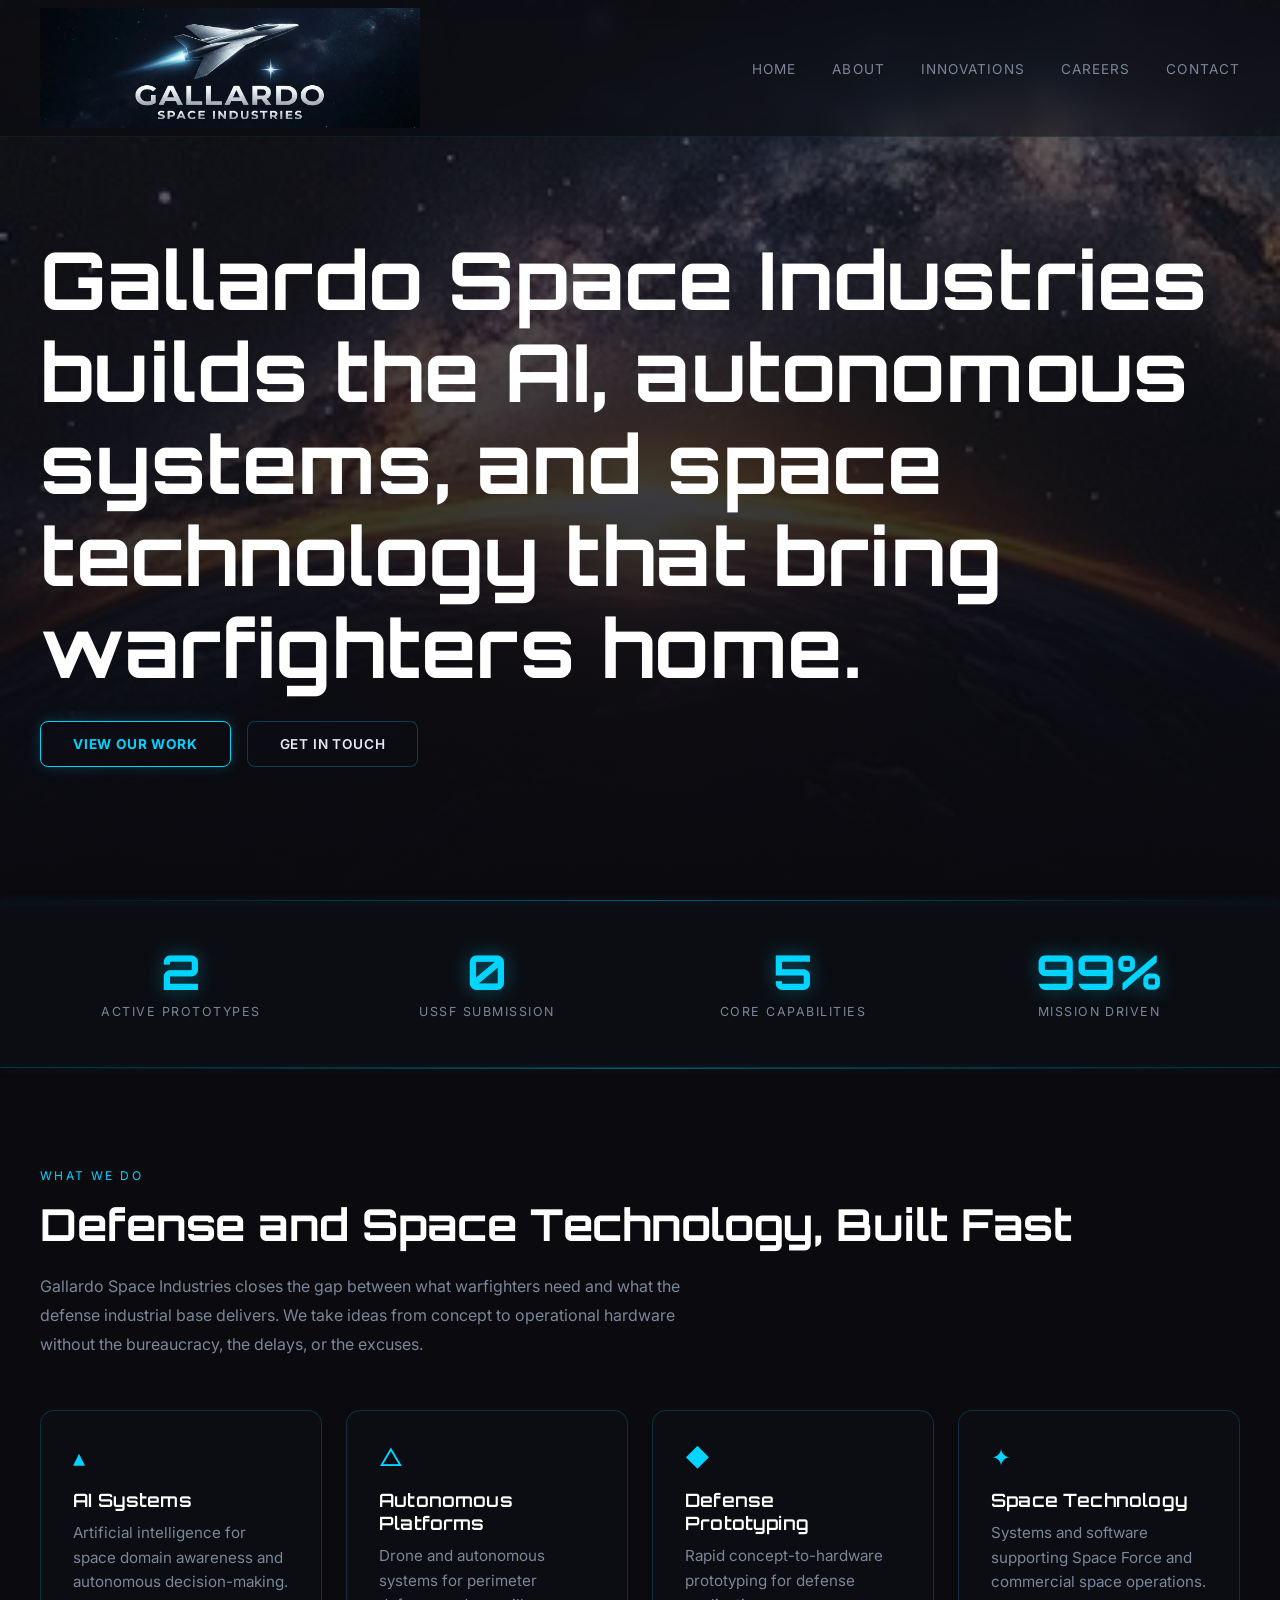
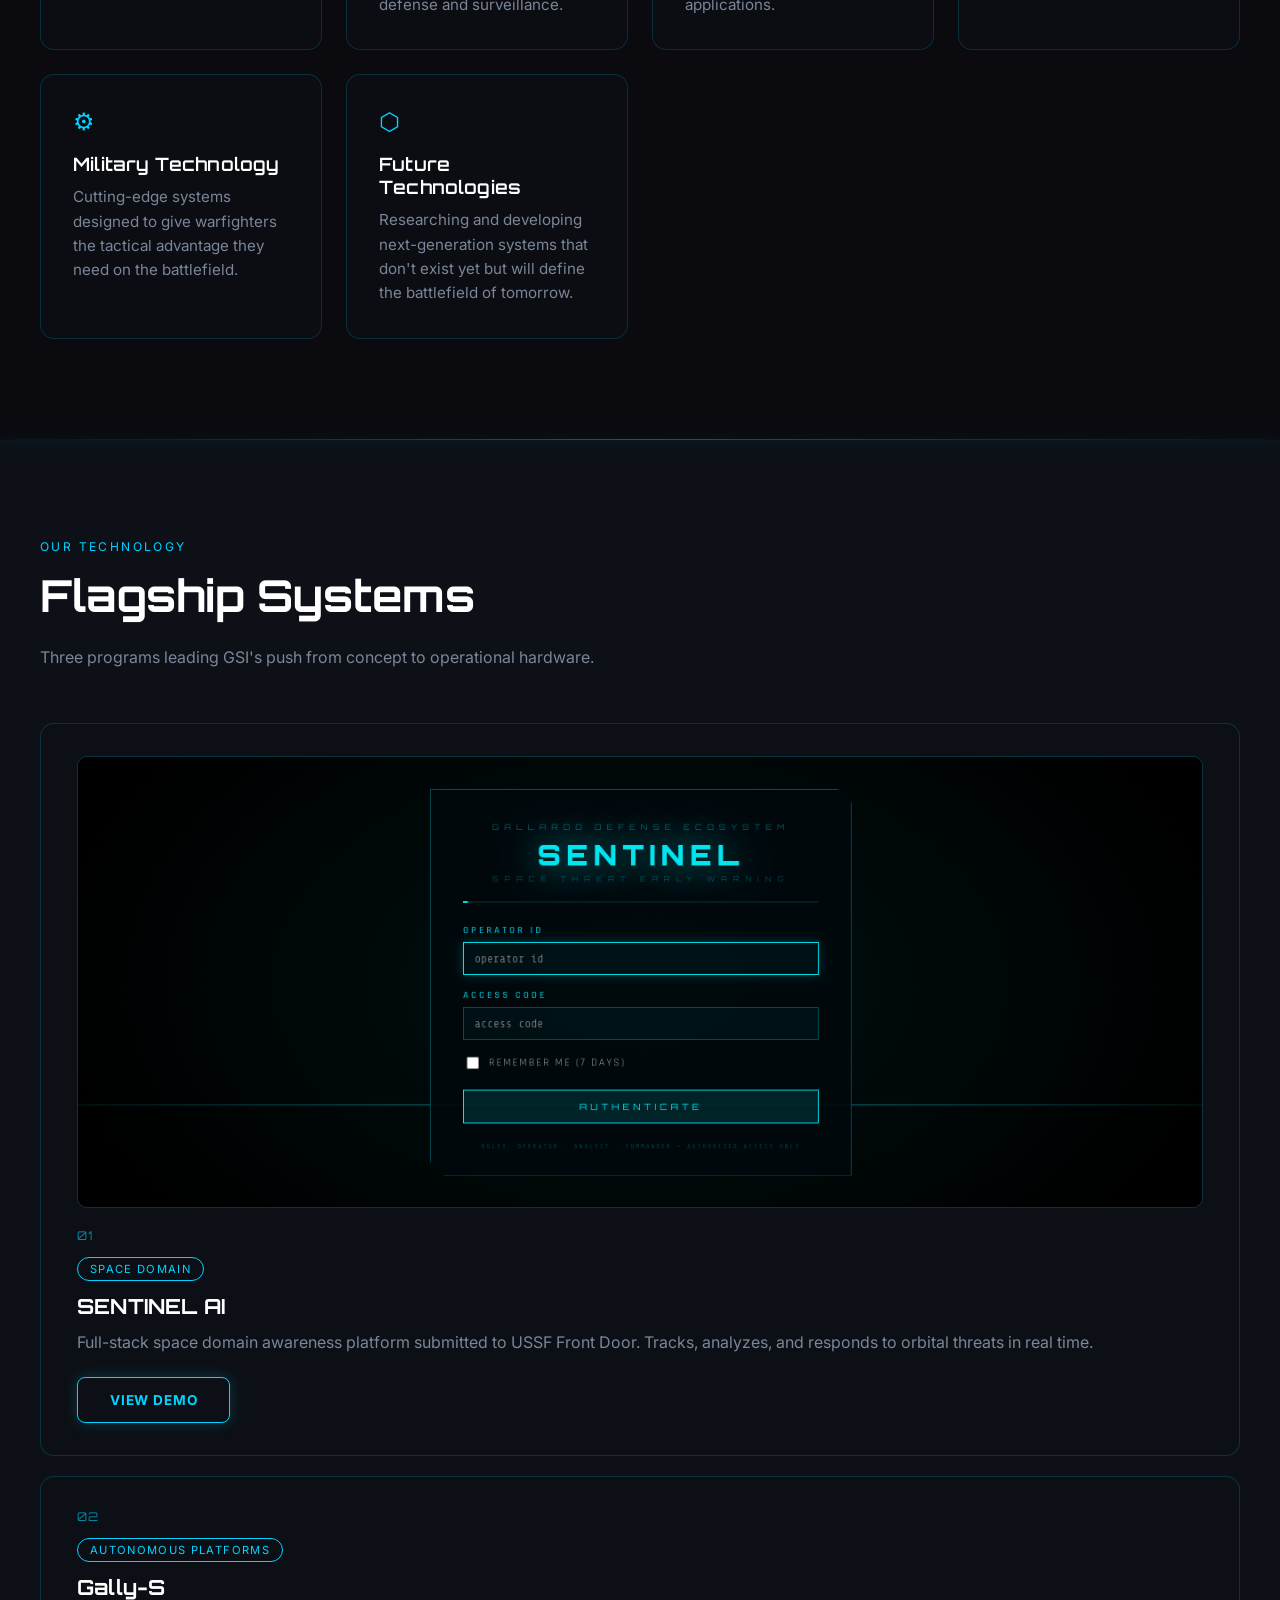
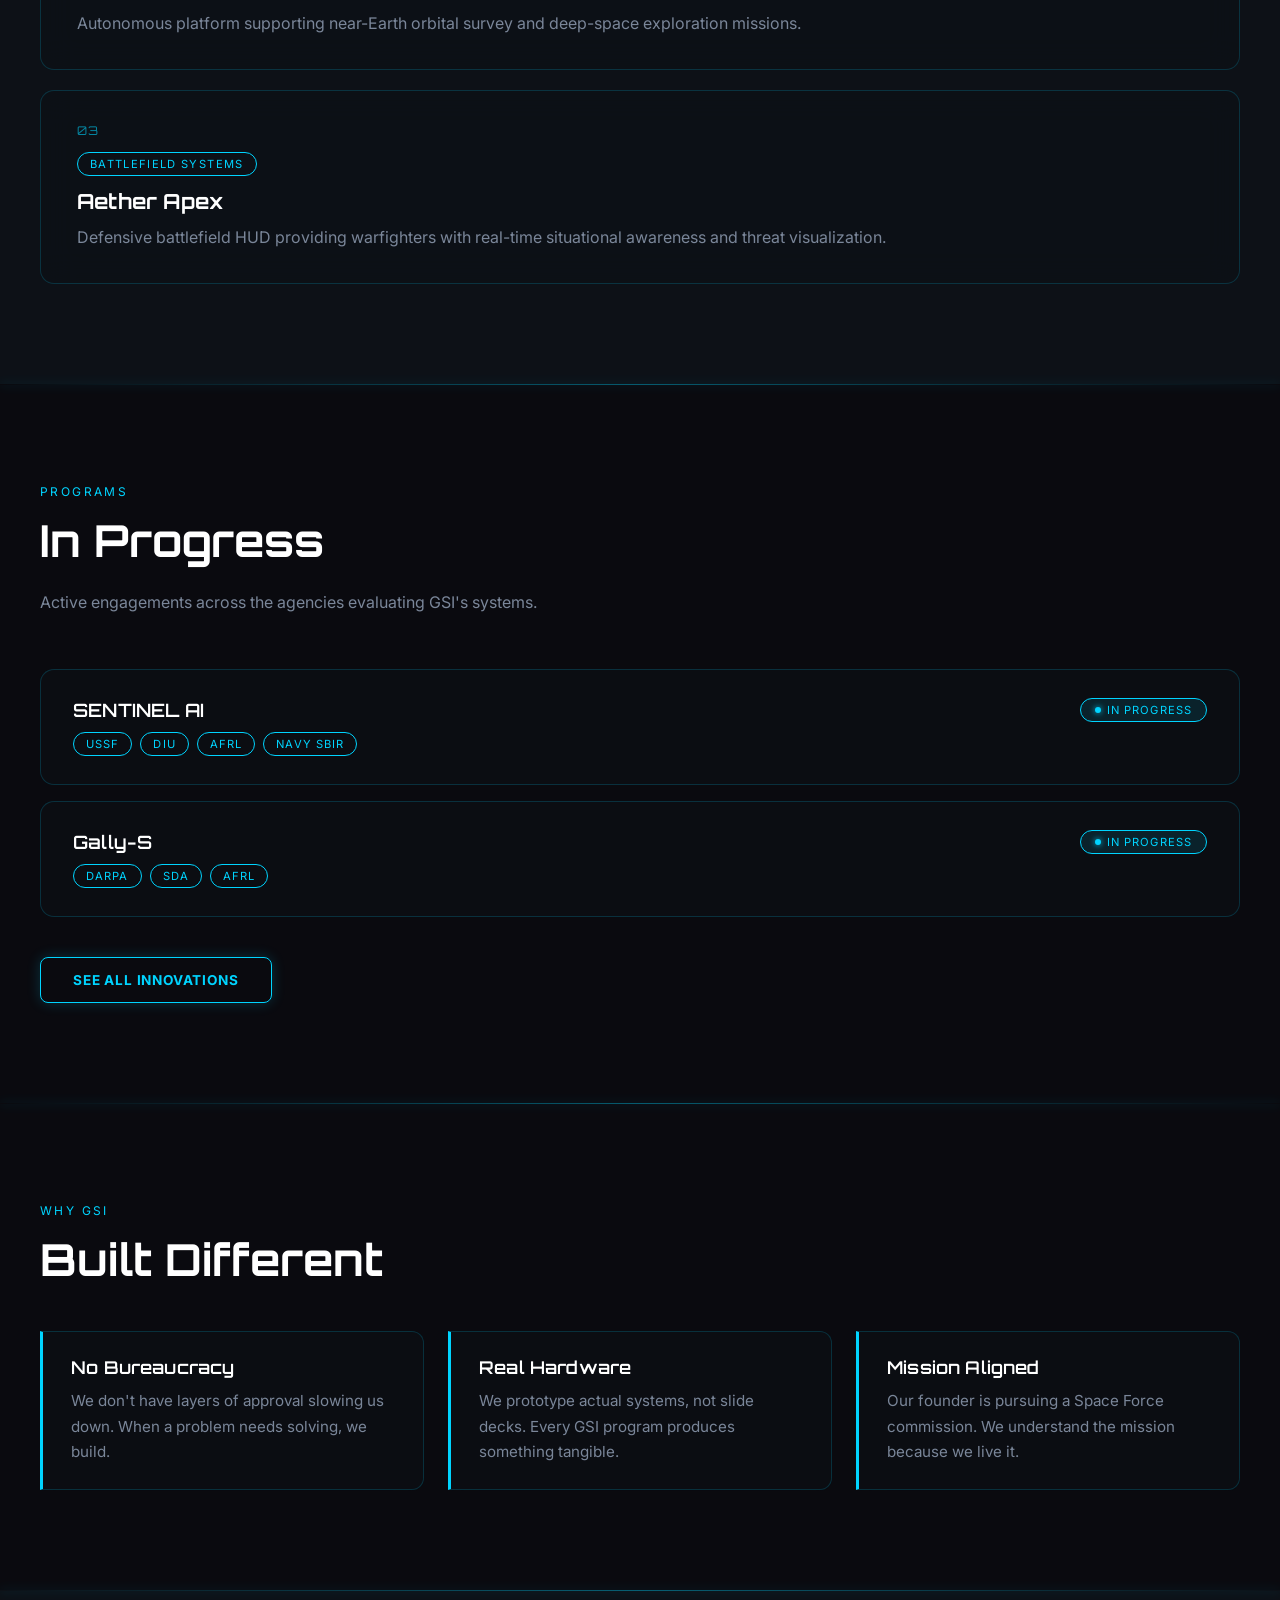
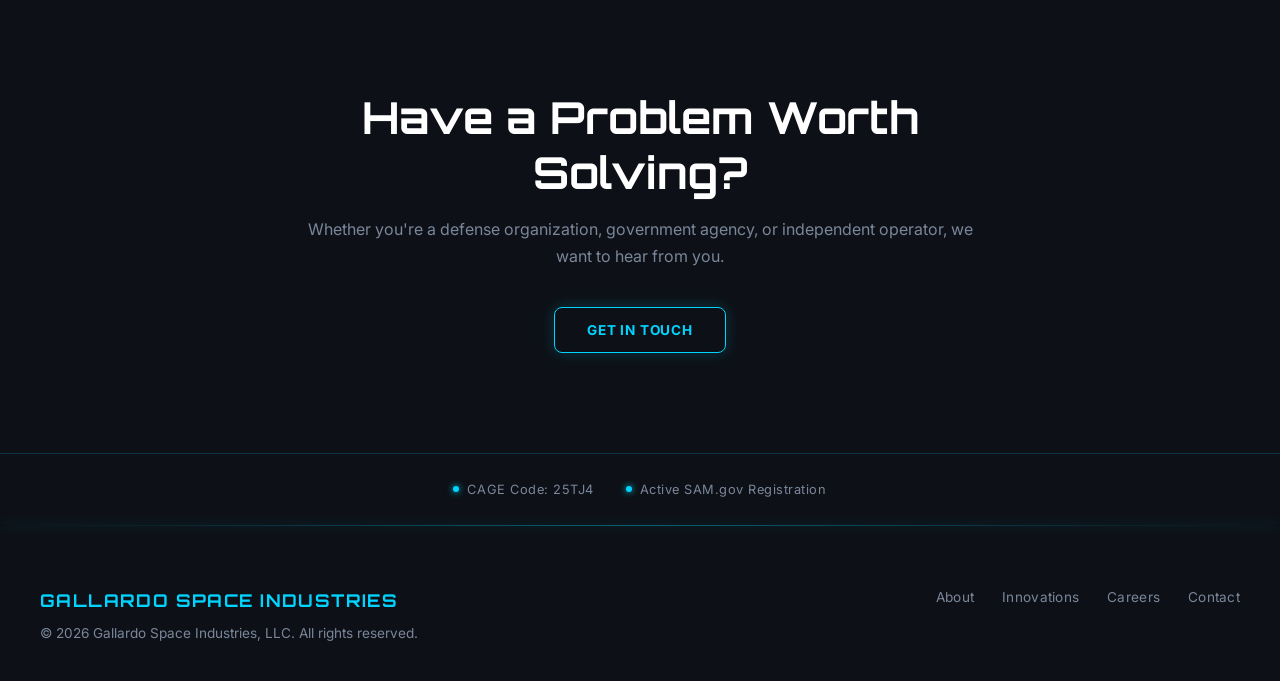
<file: index.html>
<!DOCTYPE html>
<html lang="en">
<head>
  <meta charset="UTF-8">
  <meta name="viewport" content="width=device-width, initial-scale=1.0">
  <title>Gallardo Space Industries</title>
  <link rel="stylesheet" href="styles.css">
  <link rel="icon" type="image/webp" href="images/GallardoSpaceIndustries.webp">
  <link href="https://fonts.googleapis.com/css2?family=Orbitron:wght@500;600;700;800;900&family=Inter:wght@300;400;500;600&display=swap" rel="stylesheet">
</head>
<body>

  <nav id="nav">
    <div class="nav-inner">
      <a href="index.html" class="nav-logo">
        <img src="images/GallardoSpaceIndustries.webp" alt="Gallardo Space Industries">
      </a>
      <button class="hamburger" id="hamburger">
        <span></span>
        <span></span>
        <span></span>
      </button>
      <ul class="nav-links" id="nav-links">
        <li><a href="index.html">Home</a></li>
        <li><a href="about.html">About</a></li>
        <li><a href="innovations.html">Innovations</a></li>
        <li><a href="careers.html">Careers</a></li>
        <li><a href="contact.html">Contact</a></li>
      </ul>
    </div>
  </nav>

  <section class="hero">
    <div class="hero-content">
      <h1>Gallardo Space Industries builds the AI, autonomous systems, and space technology that bring warfighters home.</h1>
      <div class="hero-actions">
        <a href="innovations.html" class="btn-primary">View Our Work</a>
        <a href="contact.html" class="btn-ghost">Get In Touch</a>
      </div>
    </div>
  </section>

  <section class="stats-bar">
    <div class="stats-inner">
      <div class="stat">
        <div class="stat-num">3</div>
        <div class="stat-label">Active Prototypes</div>
      </div>
      <div class="stat">
        <div class="stat-num">1</div>
        <div class="stat-label">USSF Submission</div>
      </div>
      <div class="stat">
        <div class="stat-num">6</div>
        <div class="stat-label">Core Capabilities</div>
      </div>
      <div class="stat">
        <div class="stat-num">100%</div>
        <div class="stat-label">Mission Driven</div>
      </div>
    </div>
  </section>

  <section class="section">
    <div class="section-inner">
      <p class="section-label">What We Do</p>
      <h2>Defense and Space Technology, Built Fast</h2>
      <p class="section-body">Gallardo Space Industries closes the gap between what warfighters need and what the defense industrial base delivers. We take ideas from concept to operational hardware without the bureaucracy, the delays, or the excuses.</p>
      <div class="cap-grid">
        <div class="cap-card reveal">
          <div class="cap-icon">&#9652;</div>
          <h3>AI Systems</h3>
          <p>Artificial intelligence for space domain awareness and autonomous decision-making.</p>
        </div>
        <div class="cap-card reveal">
          <div class="cap-icon">&#9651;</div>
          <h3>Autonomous Platforms</h3>
          <p>Drone and autonomous systems for perimeter defense and surveillance.</p>
        </div>
        <div class="cap-card reveal">
          <div class="cap-icon">&#9670;</div>
          <h3>Defense Prototyping</h3>
          <p>Rapid concept-to-hardware prototyping for defense applications.</p>
        </div>
        <div class="cap-card reveal">
          <div class="cap-icon">&#10022;</div>
          <h3>Space Technology</h3>
          <p>Systems and software supporting Space Force and commercial space operations.</p>
        </div>
        <div class="cap-card reveal">
          <div class="cap-icon">&#9881;&#xFE0E;</div>
          <h3>Military Technology</h3>
          <p>Cutting-edge systems designed to give warfighters the tactical advantage they need on the battlefield.</p>
        </div>
        <div class="cap-card reveal">
          <div class="cap-icon">&#11041;</div>
          <h3>Future Technologies</h3>
          <p>Researching and developing next-generation systems that don't exist yet but will define the battlefield of tomorrow.</p>
        </div>
      </div>
    </div>
  </section>

  <section class="section section-dark">
    <div class="section-inner">
      <p class="section-label">Our Technology</p>
      <h2>Flagship Systems</h2>
      <p class="section-body">Three programs leading GSI's push from concept to operational hardware.</p>
      <div class="projects-list">
        <div class="project-card reveal">
          <img src="images/sentinel-ai-demo.png" alt="SENTINEL AI operator authentication screen" class="tech-image">
          <div class="cap-index">01</div>
          <div class="project-tag">Space Domain</div>
          <h3>SENTINEL AI</h3>
          <p>Full-stack space domain awareness platform submitted to USSF Front Door. Tracks, analyzes, and responds to orbital threats in real time.</p>
          <a href="https://sentinelaispace.netlify.app" class="btn-primary" target="_blank" rel="noopener noreferrer">View Demo</a>
        </div>
        <div class="project-card reveal">
          <div class="cap-index">02</div>
          <div class="project-tag">Autonomous Platforms</div>
          <h3>Gally-S</h3>
          <p>Autonomous platform supporting near-Earth orbital survey and deep-space exploration missions.</p>
        </div>
        <div class="project-card reveal">
          <div class="cap-index">03</div>
          <div class="project-tag">Battlefield Systems</div>
          <h3>Aether Apex</h3>
          <p>Defensive battlefield HUD providing warfighters with real-time situational awareness and threat visualization.</p>
        </div>
      </div>
    </div>
  </section>

  <section class="section">
    <div class="section-inner">
      <p class="section-label">Programs</p>
      <h2>In Progress</h2>
      <p class="section-body">Active engagements across the agencies evaluating GSI's systems.</p>
      <div class="roles-list">
        <div class="role-card reveal">
          <div class="role-head">
            <h3>SENTINEL AI</h3>
            <span class="status-pill">In Progress</span>
          </div>
          <div class="agency-tags">
            <span class="role-tag">USSF</span>
            <span class="role-tag">DIU</span>
            <span class="role-tag">AFRL</span>
            <span class="role-tag">Navy SBIR</span>
          </div>
        </div>
        <div class="role-card reveal">
          <div class="role-head">
            <h3>Gally-S</h3>
            <span class="status-pill">In Progress</span>
          </div>
          <div class="agency-tags">
            <span class="role-tag">DARPA</span>
            <span class="role-tag">SDA</span>
            <span class="role-tag">AFRL</span>
          </div>
        </div>
      </div>
      <div style="margin-top: 40px;">
        <a href="innovations.html" class="btn-primary">See All Innovations</a>
      </div>
    </div>
  </section>

  <section class="section">
    <div class="section-inner">
      <p class="section-label">Why GSI</p>
      <h2>Built Different</h2>
      <div class="why-grid">
        <div class="why-card reveal">
          <h3>No Bureaucracy</h3>
          <p>We don't have layers of approval slowing us down. When a problem needs solving, we build.</p>
        </div>
        <div class="why-card reveal">
          <h3>Real Hardware</h3>
          <p>We prototype actual systems, not slide decks. Every GSI program produces something tangible.</p>
        </div>
        <div class="why-card reveal">
          <h3>Mission Aligned</h3>
          <p>Our founder is pursuing a Space Force commission. We understand the mission because we live it.</p>
        </div>
      </div>
    </div>
  </section>

  <section class="section section-dark cta-section">
    <div class="section-inner cta-inner">
      <h2>Have a Problem Worth Solving?</h2>
      <p>Whether you're a defense organization, government agency, or independent operator, we want to hear from you.</p>
      <a href="contact.html" class="btn-primary">Get In Touch</a>
    </div>
  </section>

  <section class="credentials-strip">
    <div class="credentials-inner">
      <div class="credential-item">CAGE Code: 25TJ4</div>
      <div class="credential-item">Active SAM.gov Registration</div>
    </div>
  </section>

  <footer>
    <div class="footer-inner">
      <div class="footer-brand">
        <p class="footer-logo">GALLARDO SPACE INDUSTRIES</p>
        <p class="footer-copy">&copy; 2026 Gallardo Space Industries, LLC. All rights reserved.</p>
      </div>
      <div class="footer-links">
        <a href="about.html">About</a>
        <a href="innovations.html">Innovations</a>
        <a href="careers.html">Careers</a>
        <a href="contact.html">Contact</a>
      </div>
    </div>
  </footer>

  <script src="script.js"></script>
</body>
</html>
</file>
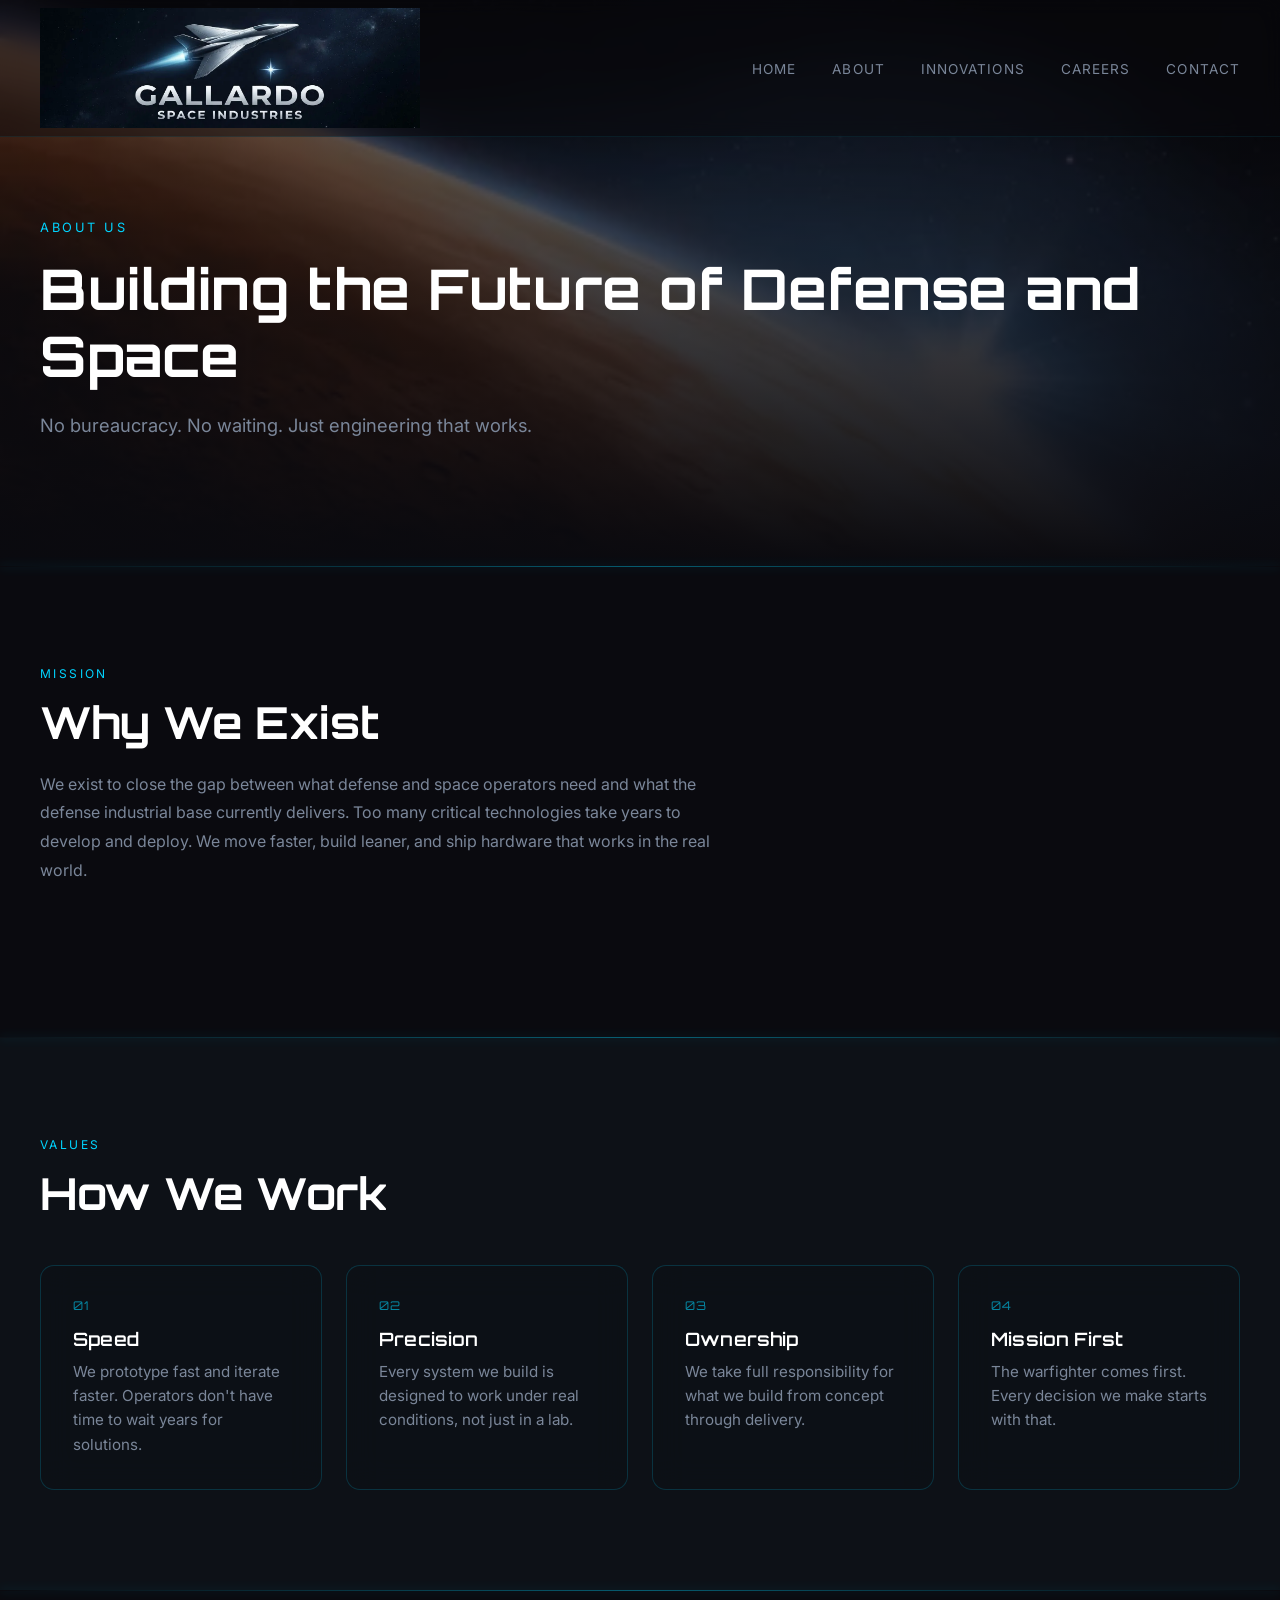
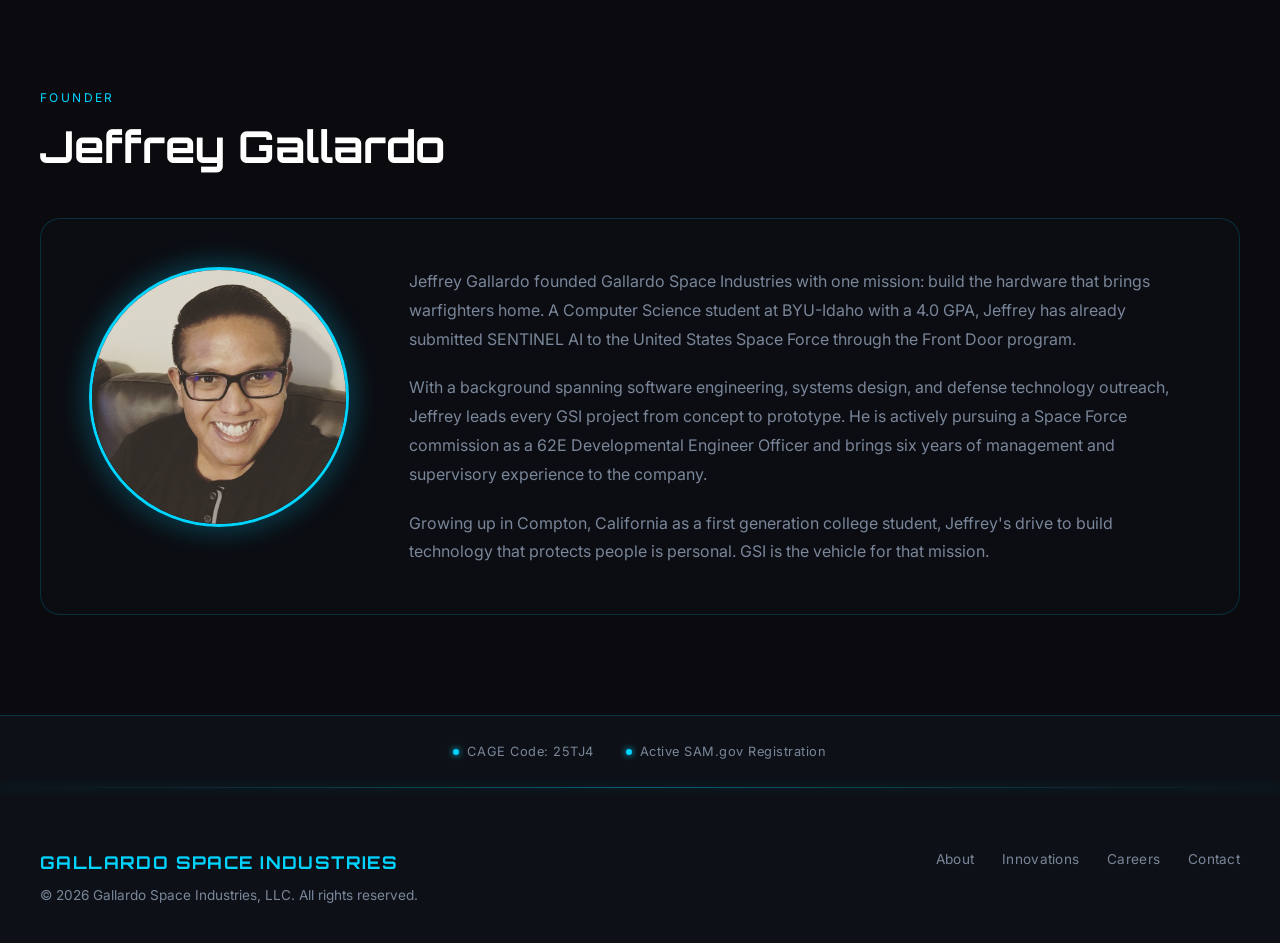
<file: about.html>
<!DOCTYPE html>
<html lang="en">
<head>
  <meta charset="UTF-8">
  <meta name="viewport" content="width=device-width, initial-scale=1.0">
  <title>About | Gallardo Space Industries</title>
  <link rel="stylesheet" href="styles.css">
  <link rel="icon" type="image/webp" href="images/GallardoSpaceIndustries.webp">
  <link href="https://fonts.googleapis.com/css2?family=Orbitron:wght@500;600;700;800;900&family=Inter:wght@300;400;500;600&display=swap" rel="stylesheet">
</head>
<body>

  <nav id="nav">
    <div class="nav-inner">
      <a href="index.html" class="nav-logo">
        <img src="images/GallardoSpaceIndustries.webp" alt="Gallardo Space Industries">
      </a>
      <button class="hamburger" id="hamburger">
        <span></span>
        <span></span>
        <span></span>
      </button>
      <ul class="nav-links" id="nav-links">
        <li><a href="index.html">Home</a></li>
        <li><a href="about.html">About</a></li>
        <li><a href="innovations.html">Innovations</a></li>
        <li><a href="careers.html">Careers</a></li>
        <li><a href="contact.html">Contact</a></li>
      </ul>
    </div>
  </nav>

  <section class="page-hero about-hero">
    <div class="page-hero-inner">
      <p class="eyebrow">About Us</p>
      <h1>Building the Future of Defense and Space</h1>
      <p class="hero-sub">No bureaucracy. No waiting. Just engineering that works.</p>
    </div>
  </section>

  <section class="section">
    <div class="section-inner">
      <p class="section-label">Mission</p>
      <h2>Why We Exist</h2>
      <p class="section-body">We exist to close the gap between what defense and space operators need and what the defense industrial base currently delivers. Too many critical technologies take years to develop and deploy. We move faster, build leaner, and ship hardware that works in the real world.</p>
    </div>
  </section>

  <section class="section section-dark">
    <div class="section-inner">
      <p class="section-label">Values</p>
      <h2>How We Work</h2>
      <div class="cap-grid">
        <div class="cap-card">
          <div class="cap-index">01</div>
          <h3>Speed</h3>
          <p>We prototype fast and iterate faster. Operators don't have time to wait years for solutions.</p>
        </div>
        <div class="cap-card">
          <div class="cap-index">02</div>
          <h3>Precision</h3>
          <p>Every system we build is designed to work under real conditions, not just in a lab.</p>
        </div>
        <div class="cap-card">
          <div class="cap-index">03</div>
          <h3>Ownership</h3>
          <p>We take full responsibility for what we build from concept through delivery.</p>
        </div>
        <div class="cap-card">
          <div class="cap-index">04</div>
          <h3>Mission First</h3>
          <p>The warfighter comes first. Every decision we make starts with that.</p>
        </div>
      </div>
    </div>
  </section>

  <section class="section">
    <div class="section-inner">
      <p class="section-label">Founder</p>
      <h2>Jeffrey Gallardo</h2>
      <div class="founder-panel">
        <div class="founder-grid">
          <img src="images/Jeffrey.jpeg" alt="Jeffrey Gallardo" class="founder-photo">
          <div class="founder-text">
            <p>Jeffrey Gallardo founded Gallardo Space Industries with one mission: build the hardware that brings warfighters home. A Computer Science student at BYU-Idaho with a 4.0 GPA, Jeffrey has already submitted SENTINEL AI to the United States Space Force through the Front Door program.</p>
            <br>
            <p>With a background spanning software engineering, systems design, and defense technology outreach, Jeffrey leads every GSI project from concept to prototype. He is actively pursuing a Space Force commission as a 62E Developmental Engineer Officer and brings six years of management and supervisory experience to the company.</p>
            <br>
            <p>Growing up in Compton, California as a first generation college student, Jeffrey's drive to build technology that protects people is personal. GSI is the vehicle for that mission.</p>
          </div>
        </div>
      </div>
    </div>
  </section>

  <section class="credentials-strip">
    <div class="credentials-inner">
      <div class="credential-item">CAGE Code: 25TJ4</div>
      <div class="credential-item">Active SAM.gov Registration</div>
    </div>
  </section>

  <footer>
    <div class="footer-inner">
      <div class="footer-brand">
        <p class="footer-logo">GALLARDO SPACE INDUSTRIES</p>
        <p class="footer-copy">&copy; 2026 Gallardo Space Industries, LLC. All rights reserved.</p>
      </div>
      <div class="footer-links">
        <a href="about.html">About</a>
        <a href="innovations.html">Innovations</a>
        <a href="careers.html">Careers</a>
        <a href="contact.html">Contact</a>
      </div>
    </div>
  </footer>

  <script src="script.js"></script>
</body>
</html>
</file>
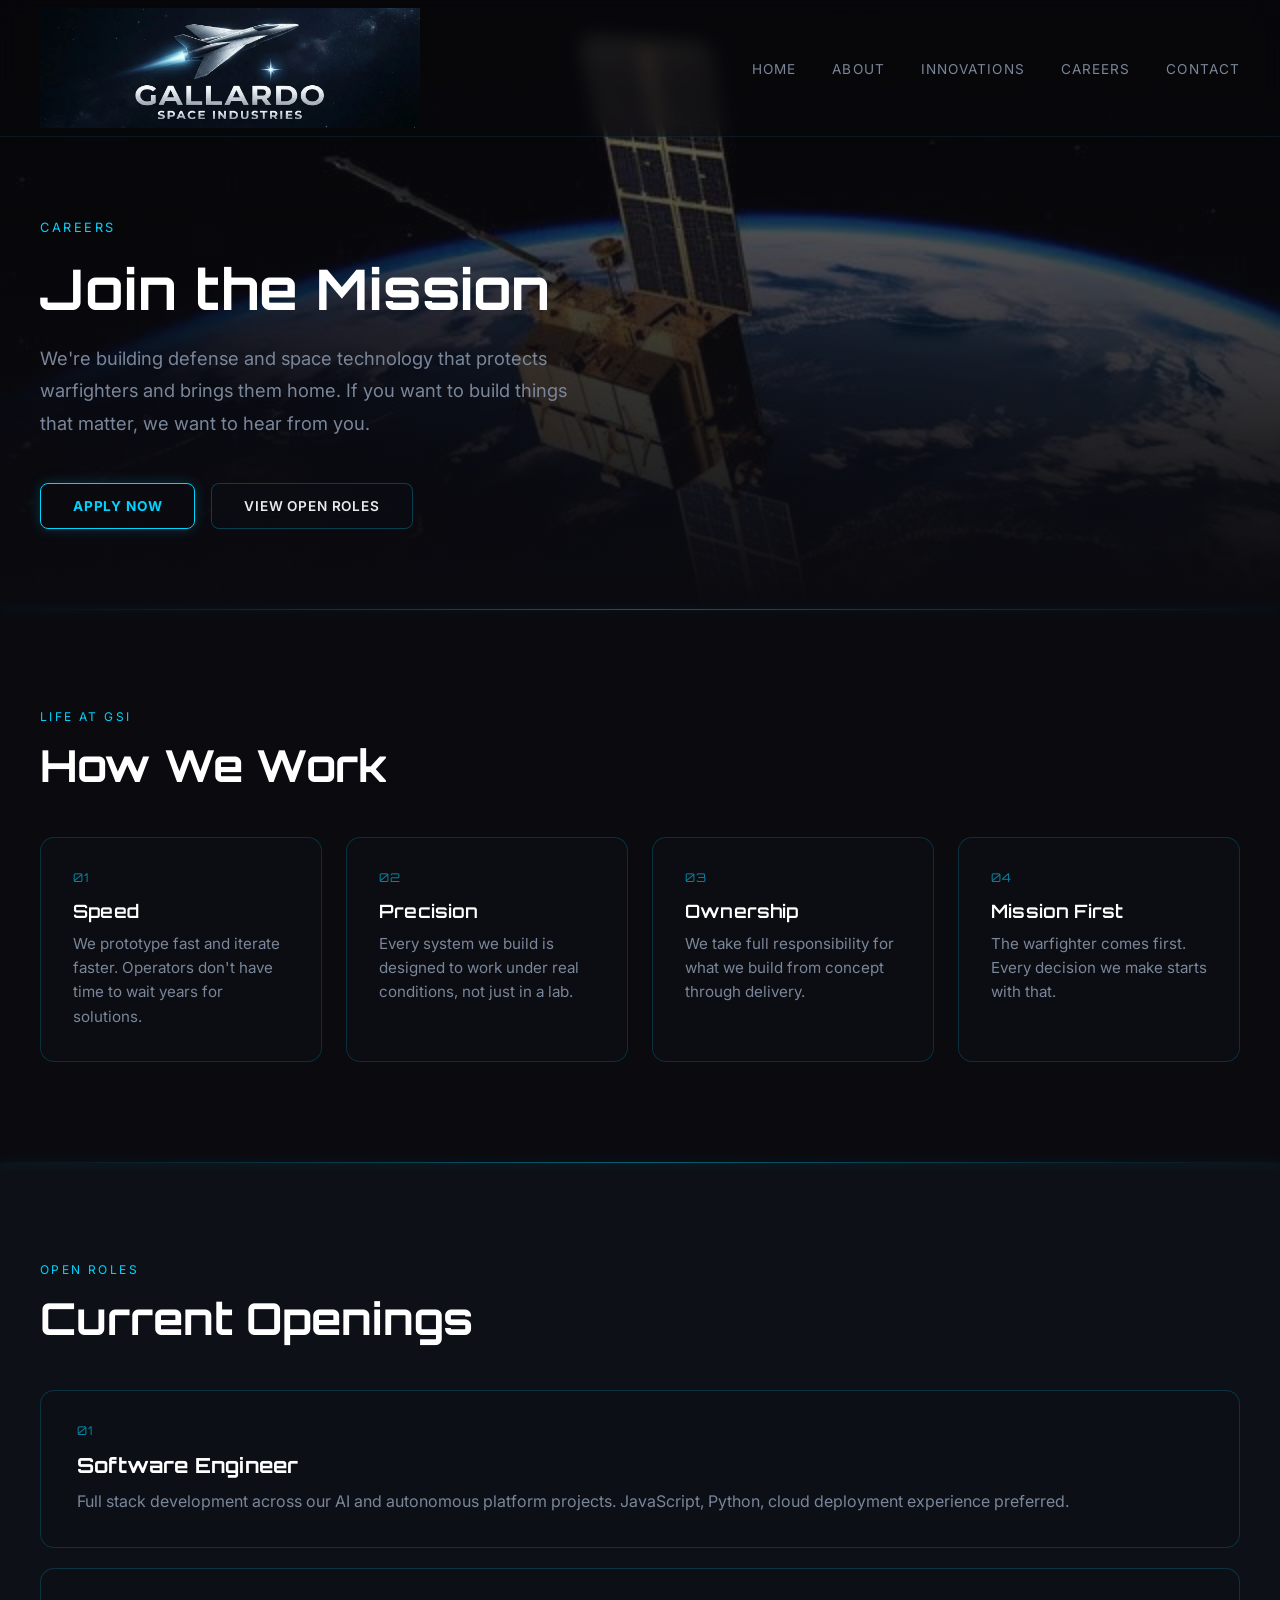
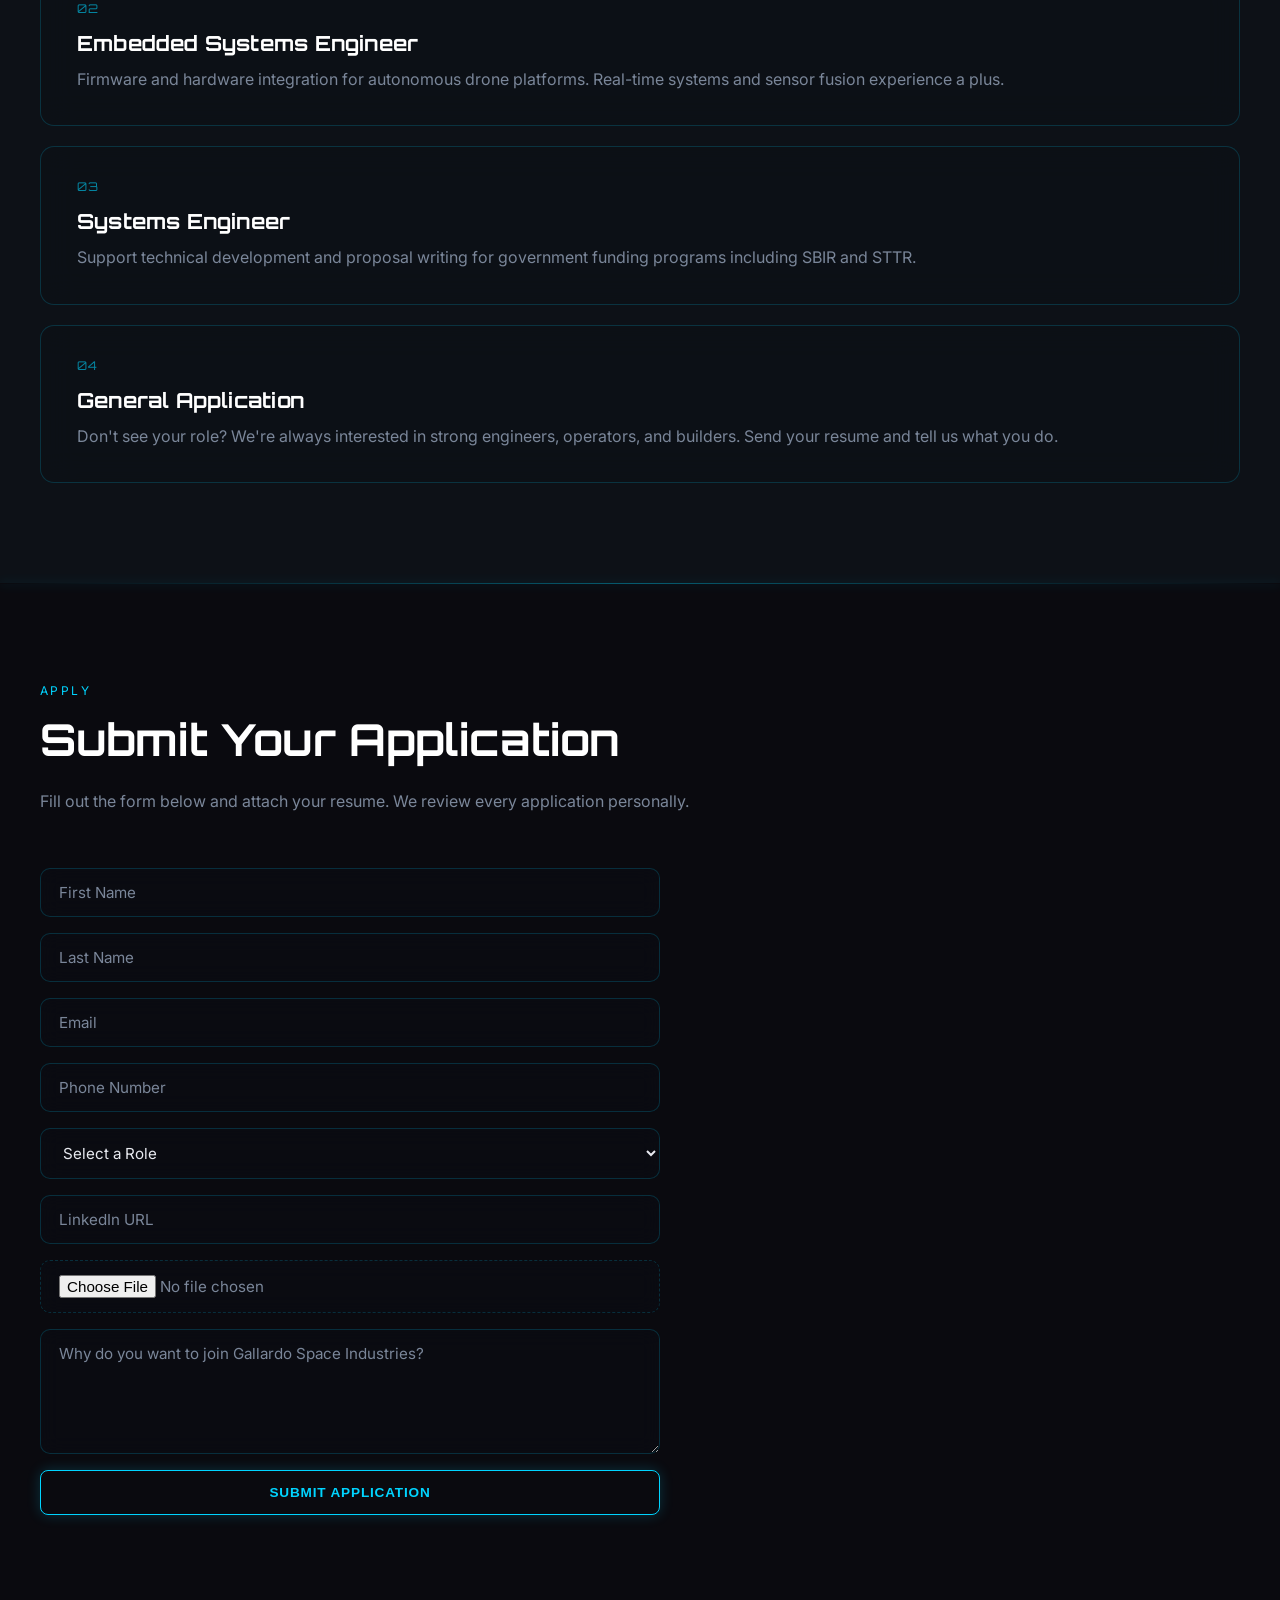
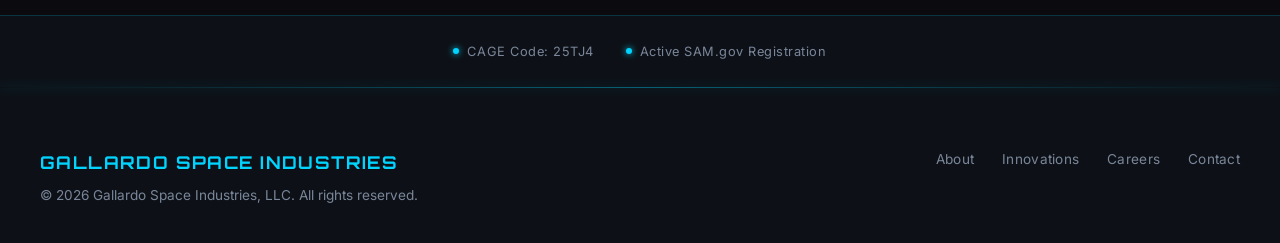
<file: careers.html>
<!DOCTYPE html>
<html lang="en">
<head>
  <meta charset="UTF-8">
  <meta name="viewport" content="width=device-width, initial-scale=1.0">
  <title>Careers | Gallardo Space Industries</title>
  <link rel="stylesheet" href="styles.css">
  <link rel="icon" type="image/webp" href="images/GallardoSpaceIndustries.webp">
  <link href="https://fonts.googleapis.com/css2?family=Orbitron:wght@500;600;700;800;900&family=Inter:wght@300;400;500;600&display=swap" rel="stylesheet">
</head>
<body>

  <nav id="nav">
    <div class="nav-inner">
      <a href="index.html" class="nav-logo">
        <img src="images/GallardoSpaceIndustries.webp" alt="Gallardo Space Industries">
      </a>
      <button class="hamburger" id="hamburger">
        <span></span>
        <span></span>
        <span></span>
      </button>
      <ul class="nav-links" id="nav-links">
        <li><a href="index.html">Home</a></li>
        <li><a href="about.html">About</a></li>
        <li><a href="innovations.html">Innovations</a></li>
        <li><a href="careers.html">Careers</a></li>
        <li><a href="contact.html">Contact</a></li>
      </ul>
    </div>
  </nav>

  <section class="page-hero careers-hero">
    <div class="page-hero-inner">
      <p class="eyebrow">Careers</p>
      <h1>Join the Mission</h1>
      <p class="hero-sub">We're building defense and space technology that protects warfighters and brings them home. If you want to build things that matter, we want to hear from you.</p>
      <div class="hero-actions">
        <a href="#apply" class="btn-primary">Apply Now</a>
        <a href="#roles" class="btn-ghost">View Open Roles</a>
      </div>
    </div>
  </section>

  <section class="section">
    <div class="section-inner">
      <p class="section-label">Life at GSI</p>
      <h2>How We Work</h2>
      <div class="cap-grid">
        <div class="cap-card reveal">
          <div class="cap-index">01</div>
          <h3>Speed</h3>
          <p>We prototype fast and iterate faster. Operators don't have time to wait years for solutions.</p>
        </div>
        <div class="cap-card reveal">
          <div class="cap-index">02</div>
          <h3>Precision</h3>
          <p>Every system we build is designed to work under real conditions, not just in a lab.</p>
        </div>
        <div class="cap-card reveal">
          <div class="cap-index">03</div>
          <h3>Ownership</h3>
          <p>We take full responsibility for what we build from concept through delivery.</p>
        </div>
        <div class="cap-card reveal">
          <div class="cap-index">04</div>
          <h3>Mission First</h3>
          <p>The warfighter comes first. Every decision we make starts with that.</p>
        </div>
      </div>
    </div>
  </section>

  <section class="section section-dark" id="roles">
    <div class="section-inner">
      <p class="section-label">Open Roles</p>
      <h2>Current Openings</h2>
      <div class="projects-list">
        <div class="project-card">
          <div class="cap-index">01</div>
          <h3>Software Engineer</h3>
          <p>Full stack development across our AI and autonomous platform projects. JavaScript, Python, cloud deployment experience preferred.</p>
        </div>
        <div class="project-card">
          <div class="cap-index">02</div>
          <h3>Embedded Systems Engineer</h3>
          <p>Firmware and hardware integration for autonomous drone platforms. Real-time systems and sensor fusion experience a plus.</p>
        </div>
        <div class="project-card">
          <div class="cap-index">03</div>
          <h3>Systems Engineer</h3>
          <p>Support technical development and proposal writing for government funding programs including SBIR and STTR.</p>
        </div>
        <div class="project-card">
          <div class="cap-index">04</div>
          <h3>General Application</h3>
          <p>Don't see your role? We're always interested in strong engineers, operators, and builders. Send your resume and tell us what you do.</p>
        </div>
      </div>
    </div>
  </section>

  <section class="section" id="apply">
    <div class="section-inner">
      <p class="section-label">Apply</p>
      <h2>Submit Your Application</h2>
      <p class="section-body">Fill out the form below and attach your resume. We review every application personally.</p>
      <form name="careers" method="POST" data-netlify="true" netlify-honeypot="bot-field" enctype="multipart/form-data">
        <input type="hidden" name="form-name" value="careers">
        <p style="display:none"><input name="bot-field"></p>
        <input type="text" name="first_name" placeholder="First Name" required>
        <input type="text" name="last_name" placeholder="Last Name" required>
        <input type="email" name="email" placeholder="Email" required>
        <input type="tel" name="phone" placeholder="Phone Number">
        <select name="role">
          <option value="">Select a Role</option>
          <option>Software Engineer</option>
          <option>Embedded Systems Engineer</option>
          <option>Systems Engineer</option>
          <option>General Application</option>
        </select>
        <input type="url" name="linkedin" placeholder="LinkedIn URL">
        <input type="file" name="resume" accept=".pdf,.doc,.docx" required>
        <textarea name="message" placeholder="Why do you want to join Gallardo Space Industries?" rows="5"></textarea>
        <button type="submit" class="btn-primary">Submit Application</button>
        <p class="form-success" id="careers-success" style="display:none;">Application received. We will be in touch.</p>
      </form>
    </div>
  </section>

  <section class="credentials-strip">
    <div class="credentials-inner">
      <div class="credential-item">CAGE Code: 25TJ4</div>
      <div class="credential-item">Active SAM.gov Registration</div>
    </div>
  </section>

  <footer>
    <div class="footer-inner">
      <div class="footer-brand">
        <p class="footer-logo">GALLARDO SPACE INDUSTRIES</p>
        <p class="footer-copy">&copy; 2026 Gallardo Space Industries, LLC. All rights reserved.</p>
      </div>
      <div class="footer-links">
        <a href="about.html">About</a>
        <a href="innovations.html">Innovations</a>
        <a href="careers.html">Careers</a>
        <a href="contact.html">Contact</a>
      </div>
    </div>
  </footer>

  <script src="script.js"></script>
</body>
</html>
</file>
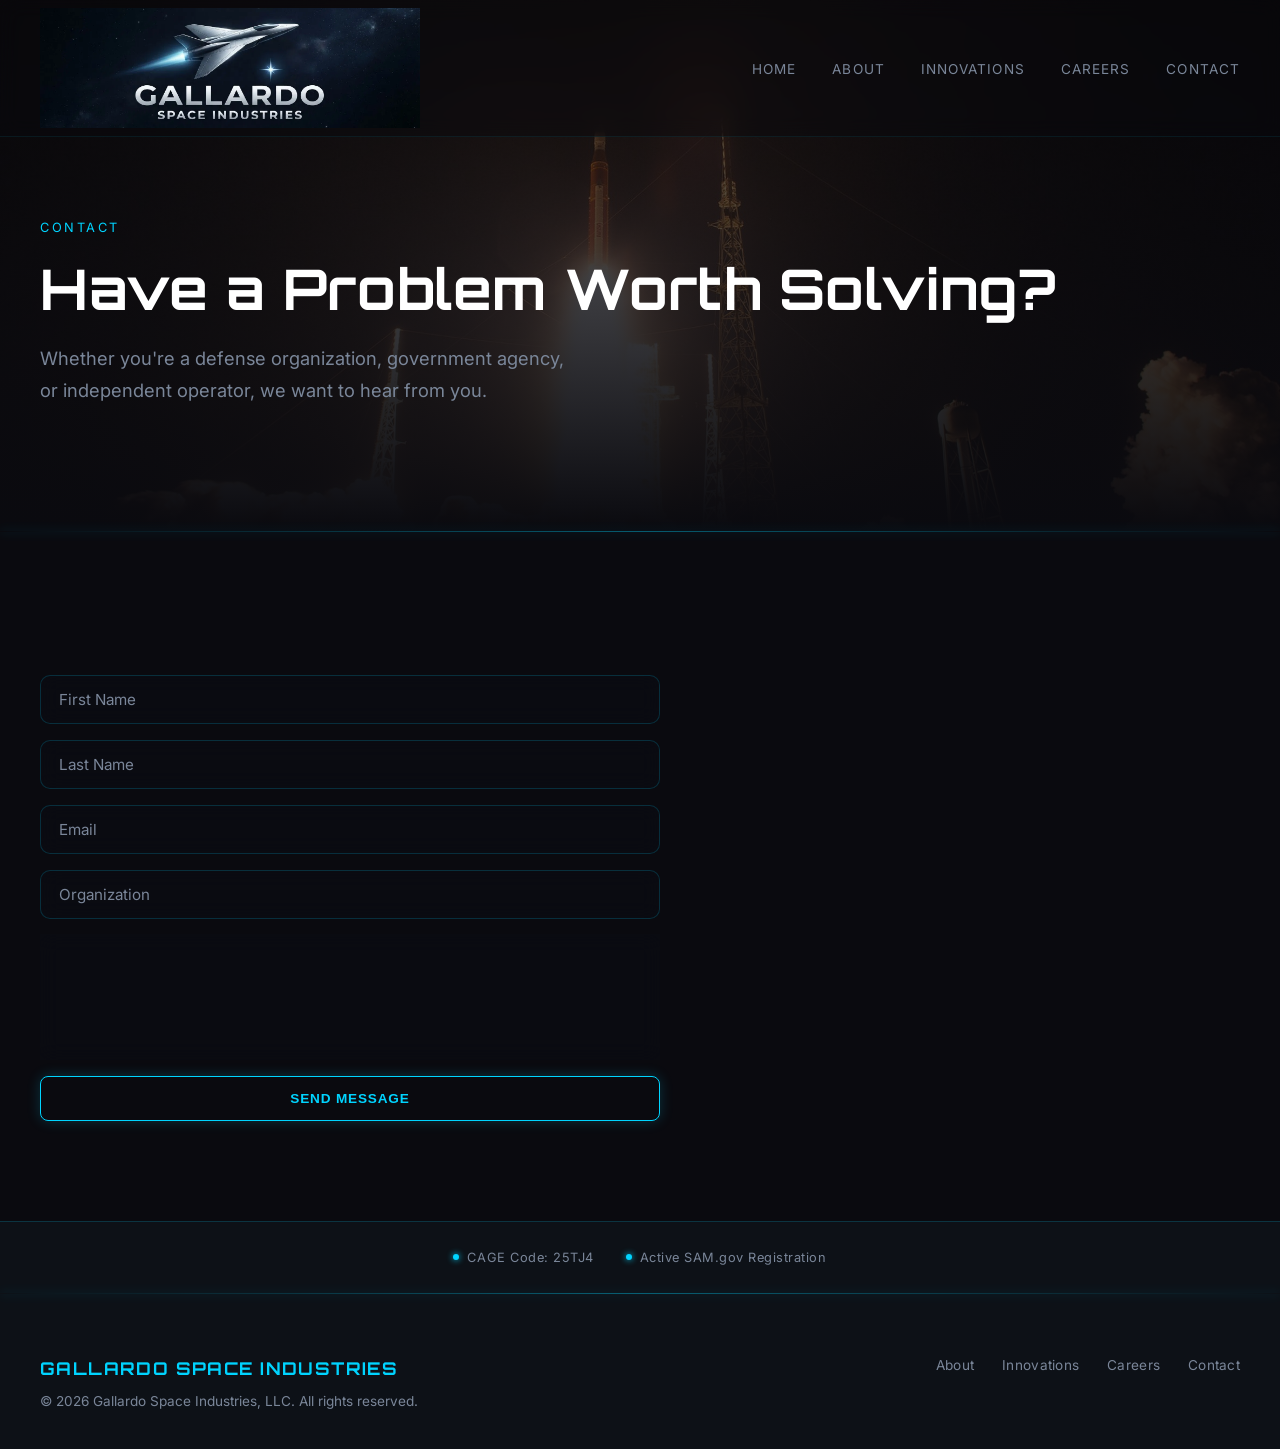
<file: contact.html>
<!DOCTYPE html>
<html lang="en">
<head>
  <meta charset="UTF-8">
  <meta name="viewport" content="width=device-width, initial-scale=1.0">
  <title>Contact | Gallardo Space Industries</title>
  <link rel="stylesheet" href="styles.css">
  <link rel="icon" type="image/webp" href="images/GallardoSpaceIndustries.webp">
  <link href="https://fonts.googleapis.com/css2?family=Orbitron:wght@500;600;700;800;900&family=Inter:wght@300;400;500;600&display=swap" rel="stylesheet">
</head>
<body>

  <nav id="nav">
    <div class="nav-inner">
      <a href="index.html" class="nav-logo">
        <img src="images/GallardoSpaceIndustries.webp" alt="Gallardo Space Industries">
      </a>
      <button class="hamburger" id="hamburger">
        <span></span>
        <span></span>
        <span></span>
      </button>
      <ul class="nav-links" id="nav-links">
        <li><a href="index.html">Home</a></li>
        <li><a href="about.html">About</a></li>
        <li><a href="innovations.html">Innovations</a></li>
        <li><a href="careers.html">Careers</a></li>
        <li><a href="contact.html">Contact</a></li>
      </ul>
    </div>
  </nav>

  <section class="page-hero contact-hero">
    <div class="page-hero-inner">
      <p class="eyebrow">Contact</p>
      <h1>Have a Problem Worth Solving?</h1>
      <p class="hero-sub">Whether you're a defense organization, government agency, or independent operator, we want to hear from you.</p>
    </div>
  </section>

  <section class="section">
    <div class="section-inner">
      <form name="contact" method="POST" data-netlify="true" netlify-honeypot="bot-field">
        <input type="hidden" name="form-name" value="contact">
        <p style="display:none"><input name="bot-field"></p>
        <input type="text" name="first_name" placeholder="First Name" required>
        <input type="text" name="last_name" placeholder="Last Name" required>
        <input type="email" name="email" placeholder="Email" required>
        <input type="text" name="organization" placeholder="Organization">
        <textarea name="message" placeholder="Tell us about your project..." rows="5" required></textarea>
        <button type="submit" class="btn-primary">Send Message</button>
        <p class="form-success" id="form-success" style="display:none;">Message received. We will be in touch.</p>
      </form>
    </div>
  </section>

  <section class="credentials-strip">
    <div class="credentials-inner">
      <div class="credential-item">CAGE Code: 25TJ4</div>
      <div class="credential-item">Active SAM.gov Registration</div>
    </div>
  </section>

  <footer>
    <div class="footer-inner">
      <div class="footer-brand">
        <p class="footer-logo">GALLARDO SPACE INDUSTRIES</p>
        <p class="footer-copy">&copy; 2026 Gallardo Space Industries, LLC. All rights reserved.</p>
      </div>
      <div class="footer-links">
        <a href="about.html">About</a>
        <a href="innovations.html">Innovations</a>
        <a href="careers.html">Careers</a>
        <a href="contact.html">Contact</a>
      </div>
    </div>
  </footer>

  <script src="script.js"></script>
</body>
</html>
</file>
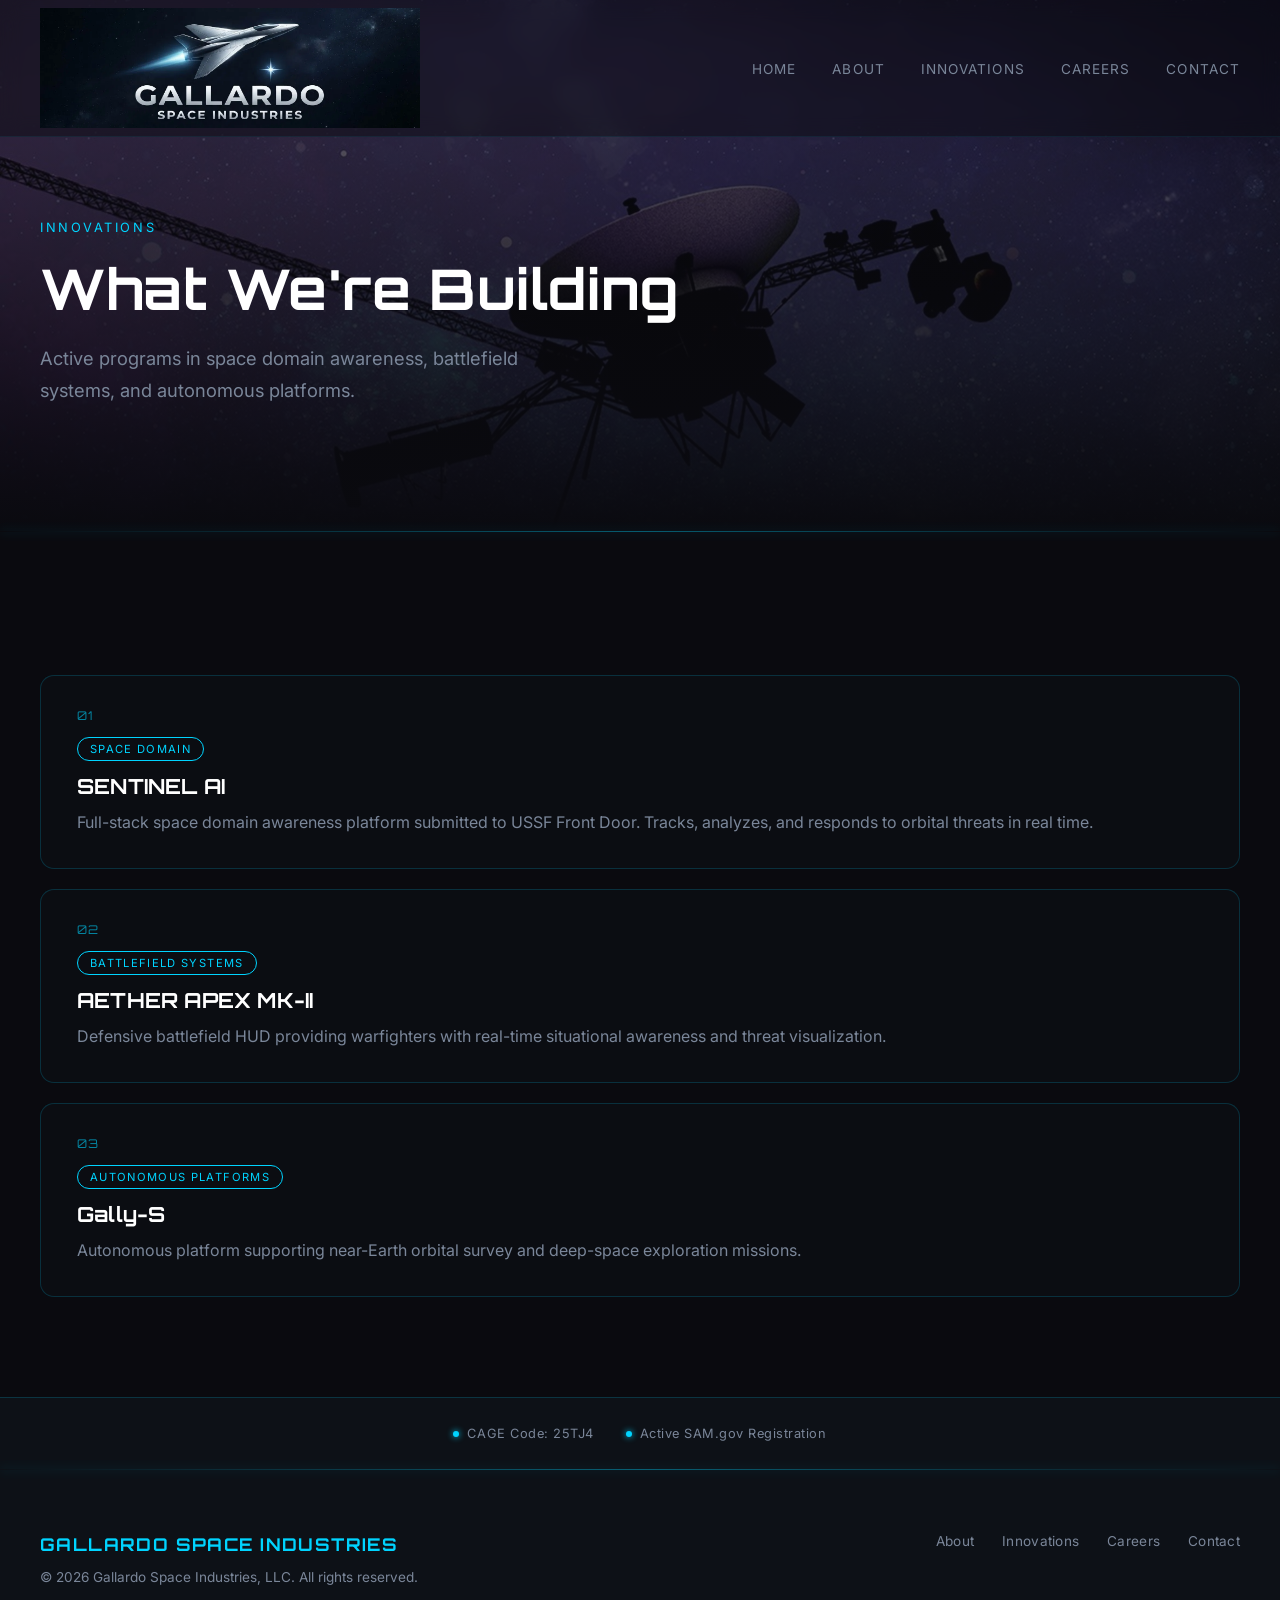
<file: innovations.html>
<!DOCTYPE html>
<html lang="en">
<head>
  <meta charset="UTF-8">
  <meta name="viewport" content="width=device-width, initial-scale=1.0">
  <title>Innovations | Gallardo Space Industries</title>
  <link rel="stylesheet" href="styles.css">
  <link rel="icon" type="image/webp" href="images/GallardoSpaceIndustries.webp">
  <link href="https://fonts.googleapis.com/css2?family=Orbitron:wght@500;600;700;800;900&family=Inter:wght@300;400;500;600&display=swap" rel="stylesheet">
</head>
<body>

  <nav id="nav">
    <div class="nav-inner">
      <a href="index.html" class="nav-logo">
        <img src="images/GallardoSpaceIndustries.webp" alt="Gallardo Space Industries">
      </a>
      <button class="hamburger" id="hamburger">
        <span></span>
        <span></span>
        <span></span>
      </button>
      <ul class="nav-links" id="nav-links">
        <li><a href="index.html">Home</a></li>
        <li><a href="about.html">About</a></li>
        <li><a href="innovations.html">Innovations</a></li>
        <li><a href="careers.html">Careers</a></li>
        <li><a href="contact.html">Contact</a></li>
      </ul>
    </div>
  </nav>

  <section class="page-hero innovations-hero">
    <div class="page-hero-inner">
      <p class="eyebrow">Innovations</p>
      <h1>What We're Building</h1>
      <p class="hero-sub">Active programs in space domain awareness, battlefield systems, and autonomous platforms.</p>
    </div>
  </section>

  <section class="section">
    <div class="section-inner">
      <div class="projects-list">
        <div class="project-card">
          <div class="cap-index">01</div>
          <div class="project-tag">Space Domain</div>
          <h3>SENTINEL AI</h3>
          <p>Full-stack space domain awareness platform submitted to USSF Front Door. Tracks, analyzes, and responds to orbital threats in real time.</p>
        </div>
        <div class="project-card">
          <div class="cap-index">02</div>
          <div class="project-tag">Battlefield Systems</div>
          <h3>AETHER APEX MK-II</h3>
          <p>Defensive battlefield HUD providing warfighters with real-time situational awareness and threat visualization.</p>
        </div>
        <div class="project-card">
          <div class="cap-index">03</div>
          <div class="project-tag">Autonomous Platforms</div>
          <h3>Gally-S</h3>
          <p>Autonomous platform supporting near-Earth orbital survey and deep-space exploration missions.</p>
        </div>
      </div>
    </div>
  </section>

  <section class="credentials-strip">
    <div class="credentials-inner">
      <div class="credential-item">CAGE Code: 25TJ4</div>
      <div class="credential-item">Active SAM.gov Registration</div>
    </div>
  </section>

  <footer>
    <div class="footer-inner">
      <div class="footer-brand">
        <p class="footer-logo">GALLARDO SPACE INDUSTRIES</p>
        <p class="footer-copy">&copy; 2026 Gallardo Space Industries, LLC. All rights reserved.</p>
      </div>
      <div class="footer-links">
        <a href="about.html">About</a>
        <a href="innovations.html">Innovations</a>
        <a href="careers.html">Careers</a>
        <a href="contact.html">Contact</a>
      </div>
    </div>
  </footer>

  <script src="script.js"></script>
</body>
</html>
</file>
<file: styles.css>
* { margin: 0; padding: 0; box-sizing: border-box; }

:root {
  --bg: #0a0a0f;
  --surface: #0d1117;
  --glass: rgba(13, 17, 23, 0.55);
  --glass-light: rgba(13, 17, 23, 0.35);
  --border: #1a2740;
  --border-glow: rgba(0, 212, 255, 0.18);
  --accent: #00d4ff;
  --accent2: #0055ff;
  --text: #e8eaf0;
  --muted: #7a8699;
  --white: #ffffff;
  --font-heading: 'Orbitron', sans-serif;
  --font-body: 'Inter', sans-serif;
}

body {
  background-color: var(--bg);
  color: var(--text);
  font-family: var(--font-body);
  overflow-x: hidden;
}

/* NAV */
#nav {
  position: fixed;
  top: 0;
  width: 100%;
  z-index: 100;
  padding: 8px 40px;
  background: rgba(10, 10, 15, 0.45);
  backdrop-filter: blur(10px);
  -webkit-backdrop-filter: blur(10px);
  border-bottom: 1px solid rgba(0, 212, 255, 0.08);
  transition: background 0.4s ease, backdrop-filter 0.4s ease, -webkit-backdrop-filter 0.4s ease, border-color 0.4s ease;
}

#nav.nav-scrolled {
  background: rgba(10, 10, 15, 0.82);
  backdrop-filter: blur(18px);
  -webkit-backdrop-filter: blur(18px);
  border-bottom: 1px solid rgba(0, 212, 255, 0.22);
}

.nav-inner {
  display: flex;
  justify-content: space-between;
  align-items: center;
  max-width: 1200px;
  margin: 0 auto;
}

.nav-logo {
  display: block;
  background: transparent;
  perspective: 600px;
}

.nav-logo img {
  height: 120px;
  width: 380px;
  object-fit: cover;
  display: block;
  background: transparent;
  transition: transform 0.15s ease;
  will-change: transform;
}

.nav-links {
  display: flex;
  list-style: none;
  gap: 36px;
}

.nav-links a {
  position: relative;
  display: inline-block;
  color: var(--muted);
  text-decoration: none;
  font-size: 0.85rem;
  letter-spacing: 0.08em;
  text-transform: uppercase;
  transition: color 0.3s;
}

.nav-links a::after {
  content: '';
  position: absolute;
  left: 0;
  bottom: -6px;
  width: 100%;
  height: 1px;
  background: var(--accent);
  transform: scaleX(0);
  transform-origin: left;
  transition: transform 0.3s ease;
}

.nav-links a:hover { color: var(--accent); }
.nav-links a:hover::after { transform: scaleX(1); }

.hamburger {
  display: none;
  flex-direction: column;
  gap: 5px;
  cursor: pointer;
  background: none;
  border: none;
  padding: 4px;
}

.hamburger span {
  display: block;
  width: 24px;
  height: 2px;
  background: var(--white);
  transition: all 0.3s;
}

.nav-links.open {
  display: flex;
  flex-direction: column;
  position: absolute;
  top: 100%;
  left: 0;
  width: 100%;
  background: rgba(10, 10, 15, 0.97);
  backdrop-filter: blur(18px);
  -webkit-backdrop-filter: blur(18px);
  padding: 20px 24px;
  gap: 20px;
  border-bottom: 1px solid rgba(0, 212, 255, 0.2);
}

/* HERO */
.hero {
  position: relative;
  overflow: hidden;
  isolation: isolate;
  min-height: 100vh;
  display: flex;
  align-items: center;
  padding: 200px 40px 100px;
  background-color: var(--bg);
  background-image: linear-gradient(to bottom, rgba(10, 10, 15, 0.55) 0%, rgba(10, 10, 15, 0.82) 60%, rgba(10, 10, 15, 1) 100%), url('images/Earth.jpg');
  background-size: cover;
  background-position: center top;
}

.hero-content {
  position: relative;
  z-index: 2;
  max-width: 1200px;
  margin: 0 auto;
  width: 100%;
}

.eyebrow {
  color: var(--accent);
  font-size: 0.8rem;
  text-transform: uppercase;
  letter-spacing: 0.2em;
  margin-bottom: 20px;
}

.hero h1 {
  font-family: var(--font-heading);
  font-size: clamp(2.6rem, 6.5vw, 5rem);
  font-weight: 700;
  letter-spacing: 0.01em;
  color: var(--white);
  line-height: 1.15;
  margin-bottom: 28px;
}

.hero-sub {
  color: var(--muted);
  font-size: 1.15rem;
  max-width: 540px;
  line-height: 1.75;
  margin-bottom: 44px;
}

.hero-actions { display: flex; gap: 16px; flex-wrap: wrap; }

/* HERO SEQUENTIAL FADE-IN */
.hero-fade {
  opacity: 0;
  transform: translateY(18px);
  transition: opacity 0.7s ease, transform 0.7s ease;
}

.hero-fade.visible {
  opacity: 1;
  transform: translateY(0);
}

/* STATS BAR */
.stats-bar {
  position: relative;
  background: var(--glass);
  backdrop-filter: blur(16px);
  -webkit-backdrop-filter: blur(16px);
  border-bottom: 1px solid var(--border-glow);
  padding: 48px 40px;
}

.stats-inner {
  max-width: 1200px;
  margin: 0 auto;
  display: grid;
  grid-template-columns: repeat(4, 1fr);
  gap: 24px;
  text-align: center;
}

.stat-num {
  font-family: var(--font-heading);
  font-size: 3rem;
  font-weight: 700;
  color: var(--accent);
  line-height: 1;
  margin-bottom: 8px;
  text-shadow: 0 0 20px rgba(0, 212, 255, 0.4);
}

.stat-label {
  font-size: 0.78rem;
  text-transform: uppercase;
  letter-spacing: 0.12em;
  color: var(--muted);
}

/* CREDENTIALS STRIP */
.credentials-strip {
  position: relative;
  background: var(--surface);
  border-top: 1px solid var(--border-glow);
  padding: 28px 40px;
}

.credentials-inner {
  max-width: 1200px;
  margin: 0 auto;
  display: flex;
  flex-wrap: wrap;
  align-items: center;
  justify-content: center;
  gap: 32px;
}

.credential-item {
  display: flex;
  align-items: center;
  gap: 8px;
  font-size: 0.8rem;
  letter-spacing: 0.04em;
  color: var(--muted);
}

.credential-item::before {
  content: '';
  width: 6px;
  height: 6px;
  border-radius: 50%;
  background: var(--accent);
  box-shadow: 0 0 6px var(--accent);
  flex-shrink: 0;
}

/* BUTTONS */
.btn-primary {
  background: transparent;
  color: var(--accent);
  padding: 14px 32px;
  border-radius: 8px;
  text-decoration: none;
  font-weight: 700;
  font-size: 0.85rem;
  letter-spacing: 0.06em;
  text-transform: uppercase;
  border: 1.5px solid var(--accent);
  cursor: pointer;
  transition: background 0.3s, color 0.3s, transform 0.2s, box-shadow 0.3s;
  display: inline-block;
  box-shadow: 0 0 14px rgba(0, 212, 255, 0.2);
}

.btn-primary:hover {
  background: var(--accent);
  color: var(--bg);
  transform: translateY(-2px);
  box-shadow: 0 0 26px rgba(0, 212, 255, 0.6), 0 10px 28px rgba(0, 212, 255, 0.3);
}

.btn-ghost {
  border: 1.5px solid rgba(0, 212, 255, 0.25);
  background: rgba(13, 17, 23, 0.4);
  backdrop-filter: blur(8px);
  -webkit-backdrop-filter: blur(8px);
  color: var(--text);
  padding: 14px 32px;
  border-radius: 8px;
  text-decoration: none;
  font-weight: 600;
  font-size: 0.85rem;
  letter-spacing: 0.06em;
  text-transform: uppercase;
  transition: border-color 0.3s, color 0.3s, background 0.3s, transform 0.2s, box-shadow 0.3s;
  display: inline-block;
}

.btn-ghost:hover {
  border-color: var(--accent);
  color: var(--accent);
  background: rgba(0, 212, 255, 0.08);
  transform: translateY(-2px);
  box-shadow: 0 10px 24px rgba(0, 212, 255, 0.18);
}

/* SECTIONS */
.section { position: relative; padding: 100px 40px; }
.section-dark { background: var(--surface); }

.section::before,
.stats-bar::before,
footer::before {
  content: '';
  position: absolute;
  top: 0;
  left: 0;
  width: 100%;
  height: 1px;
  background: linear-gradient(90deg, transparent, var(--accent), transparent);
  box-shadow: 0 0 10px 0.5px rgba(0, 212, 255, 0.4);
  opacity: 0.4;
}

.section-inner {
  max-width: 1200px;
  margin: 0 auto;
}

.section-label {
  color: var(--accent);
  font-size: 0.75rem;
  text-transform: uppercase;
  letter-spacing: 0.2em;
  margin-bottom: 14px;
}

.section h2,
.section-inner h2 {
  font-family: var(--font-heading);
  font-size: clamp(1.8rem, 3.6vw, 2.75rem);
  font-weight: 700;
  color: var(--white);
  margin-bottom: 20px;
  line-height: 1.25;
}

.section-body {
  color: var(--muted);
  font-size: 1rem;
  line-height: 1.8;
  max-width: 680px;
  margin-bottom: 52px;
}

/* CAP GRID */
.cap-grid {
  display: grid;
  grid-template-columns: repeat(auto-fit, minmax(240px, 1fr));
  gap: 24px;
  margin-top: 44px;
}

.cap-icon {
  font-size: 1.5rem;
  color: var(--accent);
  margin-bottom: 16px;
}

.cap-card {
  position: relative;
  background: var(--glass);
  backdrop-filter: blur(16px);
  -webkit-backdrop-filter: blur(16px);
  border: 1px solid var(--border-glow);
  border-radius: 14px;
  padding: 32px;
  transition: border-color 0.3s, transform 0.3s, box-shadow 0.3s;
}

.cap-index {
  font-family: var(--font-heading);
  font-size: 0.75rem;
  color: var(--accent);
  letter-spacing: 0.1em;
  opacity: 0.6;
  margin-bottom: 14px;
}

.cap-card:hover {
  border-color: var(--accent);
  transform: translateY(-4px);
  box-shadow: 0 16px 32px rgba(0, 212, 255, 0.15);
}

.cap-card h3 {
  font-family: var(--font-heading);
  font-size: 1.15rem;
  font-weight: 600;
  letter-spacing: 0.01em;
  color: var(--white);
  margin-bottom: 10px;
}

.cap-card p { color: var(--muted); font-size: 0.95rem; line-height: 1.6; }

/* PROJECTS */
.projects-list {
  display: flex;
  flex-direction: column;
  gap: 20px;
  margin-top: 44px;
}

.project-tag {
  font-size: 0.7rem;
  text-transform: uppercase;
  letter-spacing: 0.12em;
  color: var(--accent);
  border: 1px solid var(--accent);
  border-radius: 999px;
  padding: 4px 12px;
  display: inline-block;
  margin-bottom: 12px;
}

.project-card {
  background: var(--glass);
  backdrop-filter: blur(16px);
  -webkit-backdrop-filter: blur(16px);
  border: 1px solid var(--border-glow);
  border-radius: 14px;
  padding: 32px 36px;
  transition: border-color 0.3s, transform 0.3s, box-shadow 0.3s;
}

.project-card:hover {
  border-color: var(--accent);
  transform: translateX(6px);
  box-shadow: 0 16px 32px rgba(0, 212, 255, 0.15);
}

.project-card h3 {
  font-family: var(--font-heading);
  font-size: 1.3rem;
  font-weight: 700;
  letter-spacing: 0.01em;
  color: var(--white);
  margin-bottom: 10px;
}

.project-card p { color: var(--muted); line-height: 1.7; }

.project-card .btn-primary,
.project-card .btn-ghost {
  margin-top: 20px;
}

.tech-image {
  width: 100%;
  display: block;
  border-radius: 10px;
  border: 1px solid var(--border-glow);
  margin-bottom: 20px;
}

/* WHY GRID */
.why-grid {
  display: grid;
  grid-template-columns: repeat(auto-fit, minmax(280px, 1fr));
  gap: 24px;
  margin-top: 44px;
}

.why-card {
  border-left: 3px solid var(--accent);
  border-top: 1px solid var(--border-glow);
  border-right: 1px solid var(--border-glow);
  border-bottom: 1px solid var(--border-glow);
  padding: 24px 28px;
  background: var(--glass);
  backdrop-filter: blur(16px);
  -webkit-backdrop-filter: blur(16px);
  border-radius: 0 12px 12px 0;
  transition: transform 0.3s, box-shadow 0.3s;
}

.why-card:hover {
  transform: translateY(-4px);
  box-shadow: 0 16px 32px rgba(0, 212, 255, 0.15);
}

.why-card h3 {
  font-family: var(--font-heading);
  font-size: 1.1rem;
  font-weight: 600;
  letter-spacing: 0.01em;
  color: var(--white);
  margin-bottom: 10px;
}

.why-card p { color: var(--muted); line-height: 1.7; font-size: 0.95rem; }

/* CTA */
.cta-section { text-align: center; }
.cta-inner { max-width: 700px; margin: 0 auto; }
.cta-inner h2 { margin-bottom: 16px; }
.cta-inner p { color: var(--muted); margin-bottom: 36px; line-height: 1.7; }

/* PAGE HERO (inner pages) */
.page-hero {
  position: relative;
  overflow: hidden;
  isolation: isolate;
  padding: 220px 40px 80px;
  width: 100%;
  background-color: var(--bg);
  background-size: cover;
  background-position: center top;
}

.about-hero {
  background-image: linear-gradient(to bottom, rgba(10, 10, 15, 0.55) 0%, rgba(10, 10, 15, 0.82) 60%, rgba(10, 10, 15, 1) 100%), url('images/about.webp');
}

.innovations-hero {
  background-image: linear-gradient(to bottom, rgba(10, 10, 15, 0.55) 0%, rgba(10, 10, 15, 0.82) 60%, rgba(10, 10, 15, 1) 100%), url('images/innovations.jpg');
}

.careers-hero {
  background-image: linear-gradient(to bottom, rgba(10, 10, 15, 0.55) 0%, rgba(10, 10, 15, 0.82) 60%, rgba(10, 10, 15, 1) 100%), url('images/careers.jpeg');
}

.contact-hero {
  background-image: linear-gradient(to bottom, rgba(10, 10, 15, 0.55) 0%, rgba(10, 10, 15, 0.82) 60%, rgba(10, 10, 15, 1) 100%), url('images/contact.jpg');
}

.page-hero-inner {
  position: relative;
  z-index: 2;
  max-width: 1200px;
  margin: 0 auto;
}

.page-hero h1 {
  font-family: var(--font-heading);
  font-size: clamp(2.2rem, 4.5vw, 3.5rem);
  font-weight: 700;
  letter-spacing: 0.01em;
  color: var(--white);
  line-height: 1.2;
  margin-bottom: 20px;
}

/* FOUNDER */
.founder-panel {
  background: var(--glass);
  backdrop-filter: blur(16px);
  -webkit-backdrop-filter: blur(16px);
  border: 1px solid var(--border-glow);
  border-radius: 20px;
  padding: 48px;
  margin-top: 44px;
}

.founder-grid {
  display: grid;
  grid-template-columns: 260px 1fr;
  gap: 60px;
  align-items: start;
}

.founder-photo {
  width: 260px;
  height: 260px;
  border-radius: 50%;
  object-fit: cover;
  border: 3px solid var(--accent);
  box-shadow: 0 0 30px rgba(0, 212, 255, 0.35);
}

.founder-text h3 {
  font-family: var(--font-heading);
  font-size: 1.5rem;
  font-weight: 700;
  letter-spacing: 0.01em;
  color: var(--white);
  margin-bottom: 16px;
}

.founder-text p { color: var(--muted); line-height: 1.8; font-size: 1rem; }

/* FORMS */
form {
  display: flex;
  flex-direction: column;
  gap: 16px;
  max-width: 620px;
  margin-top: 44px;
}

form input,
form textarea,
form select {
  background: var(--glass-light);
  backdrop-filter: blur(10px);
  -webkit-backdrop-filter: blur(10px);
  border: 1px solid var(--border-glow);
  border-radius: 10px;
  padding: 14px 18px;
  color: var(--text);
  font-family: var(--font-body);
  font-size: 0.95rem;
  transition: border-color 0.3s, box-shadow 0.3s;
  width: 100%;
}

form input:focus,
form textarea:focus,
form select:focus {
  outline: none;
  border-color: var(--accent);
  box-shadow: 0 0 0 3px rgba(0, 212, 255, 0.12);
}

form input::placeholder,
form textarea::placeholder { color: var(--muted); }

form input[type="file"] {
  border-style: dashed;
  color: var(--muted);
  cursor: pointer;
}

.form-success {
  color: var(--accent);
  margin-top: 8px;
  font-size: 0.95rem;
}

/* SCROLL REVEAL */
.reveal {
  opacity: 0;
  transform: translateY(30px);
  transition: opacity 0.8s cubic-bezier(0.2, 0.65, 0.3, 1), transform 0.8s cubic-bezier(0.2, 0.65, 0.3, 1);
}

.reveal.visible {
  opacity: 1;
  transform: translateY(0);
}

@media (prefers-reduced-motion: reduce) {
  .reveal {
    transition: none !important;
    opacity: 1 !important;
    transform: none !important;
  }
  .hero-fade {
    transition: none !important;
    opacity: 1 !important;
    transform: none !important;
  }
  .nav-logo img { transition: none !important; }
}

/* FOOTER */
footer {
  position: relative;
  padding: 64px 40px 40px;
  background: var(--surface);
}

.footer-inner {
  max-width: 1200px;
  margin: 0 auto;
  display: grid;
  grid-template-columns: 1.2fr auto;
  gap: 40px;
  align-items: start;
}

.footer-brand {
  display: flex;
  flex-direction: column;
  gap: 14px;
}

.footer-logo {
  font-family: var(--font-heading);
  font-size: 1.1rem;
  font-weight: 700;
  letter-spacing: 0.08em;
  color: var(--accent);
  background: transparent;
  margin: 0;
}

.footer-copy { color: var(--muted); font-size: 0.85rem; }

.footer-links {
  display: flex;
  flex-wrap: wrap;
  gap: 16px 28px;
}

.footer-links a {
  color: var(--muted);
  text-decoration: none;
  font-size: 0.85rem;
  letter-spacing: 0.02em;
  transition: color 0.3s;
}

.footer-links a:hover { color: var(--accent); }

/* ROLES (careers) */
.roles-list { display: flex; flex-direction: column; gap: 16px; margin-top: 44px; }

.role-card {
  background: var(--glass);
  backdrop-filter: blur(16px);
  -webkit-backdrop-filter: blur(16px);
  border: 1px solid var(--border-glow);
  border-radius: 14px;
  padding: 28px 32px;
  transition: border-color 0.3s, transform 0.3s, box-shadow 0.3s;
}

.role-card:hover {
  border-color: var(--accent);
  transform: translateY(-4px);
  box-shadow: 0 16px 32px rgba(0, 212, 255, 0.15);
}

.role-head {
  display: flex;
  justify-content: space-between;
  align-items: center;
  flex-wrap: wrap;
  gap: 8px;
  margin-bottom: 10px;
}

.role-head h3 {
  font-family: var(--font-heading);
  font-size: 1.15rem;
  font-weight: 600;
  letter-spacing: 0.01em;
  color: var(--white);
}

.role-tag {
  font-size: 0.7rem;
  text-transform: uppercase;
  letter-spacing: 0.1em;
  color: var(--accent);
  border: 1px solid var(--accent);
  border-radius: 999px;
  padding: 4px 12px;
}

.role-card p { color: var(--muted); font-size: 0.95rem; line-height: 1.6; }

/* STATUS PILL + AGENCY TAGS (programs) */
.status-pill {
  display: inline-flex;
  align-items: center;
  gap: 6px;
  font-size: 0.7rem;
  text-transform: uppercase;
  letter-spacing: 0.1em;
  color: var(--accent);
  background: rgba(0, 212, 255, 0.1);
  border: 1px solid var(--accent);
  border-radius: 999px;
  padding: 4px 14px;
  white-space: nowrap;
}

.status-pill::before {
  content: '';
  width: 6px;
  height: 6px;
  border-radius: 50%;
  background: var(--accent);
  box-shadow: 0 0 6px var(--accent);
}

.agency-tags {
  display: flex;
  flex-wrap: wrap;
  gap: 8px;
  margin-top: 4px;
}

/* HAMBURGER / RESPONSIVE */
.hamburger {
  display: none;
  flex-direction: column;
  gap: 5px;
  cursor: pointer;
  background: none;
  border: none;
  padding: 4px;
}

.hamburger span {
  display: block;
  width: 24px;
  height: 2px;
  background: var(--white);
  transition: all 0.3s;
}

.nav-links.open {
  display: flex;
  flex-direction: column;
  position: absolute;
  top: 100%;
  left: 0;
  width: 100%;
  background: rgba(10, 10, 15, 0.97);
  backdrop-filter: blur(18px);
  -webkit-backdrop-filter: blur(18px);
  padding: 20px 24px;
  gap: 20px;
  border-bottom: 1px solid rgba(0, 212, 255, 0.2);
}

@media (max-width: 960px) {
  #nav { padding: 8px 20px; }
  .nav-logo img { height: 60px; width: 180px; }
  .nav-links { display: none; }
  .hamburger { display: flex; }
}

@media (max-width: 768px) {
  .hero { padding: 160px 20px 80px; }
  .section { padding: 60px 20px; }
  .page-hero { padding: 160px 20px 60px; }
  .stats-bar { padding: 36px 20px; }
  .stats-inner { grid-template-columns: repeat(2, 1fr); }
  .founder-grid { grid-template-columns: 1fr; }
  .founder-photo { width: 200px; height: 200px; }
  .founder-panel { padding: 28px; }
  .footer-inner { grid-template-columns: 1fr; text-align: center; }
  .footer-brand { align-items: center; }
  .footer-links { justify-content: center; }
}
</file>
